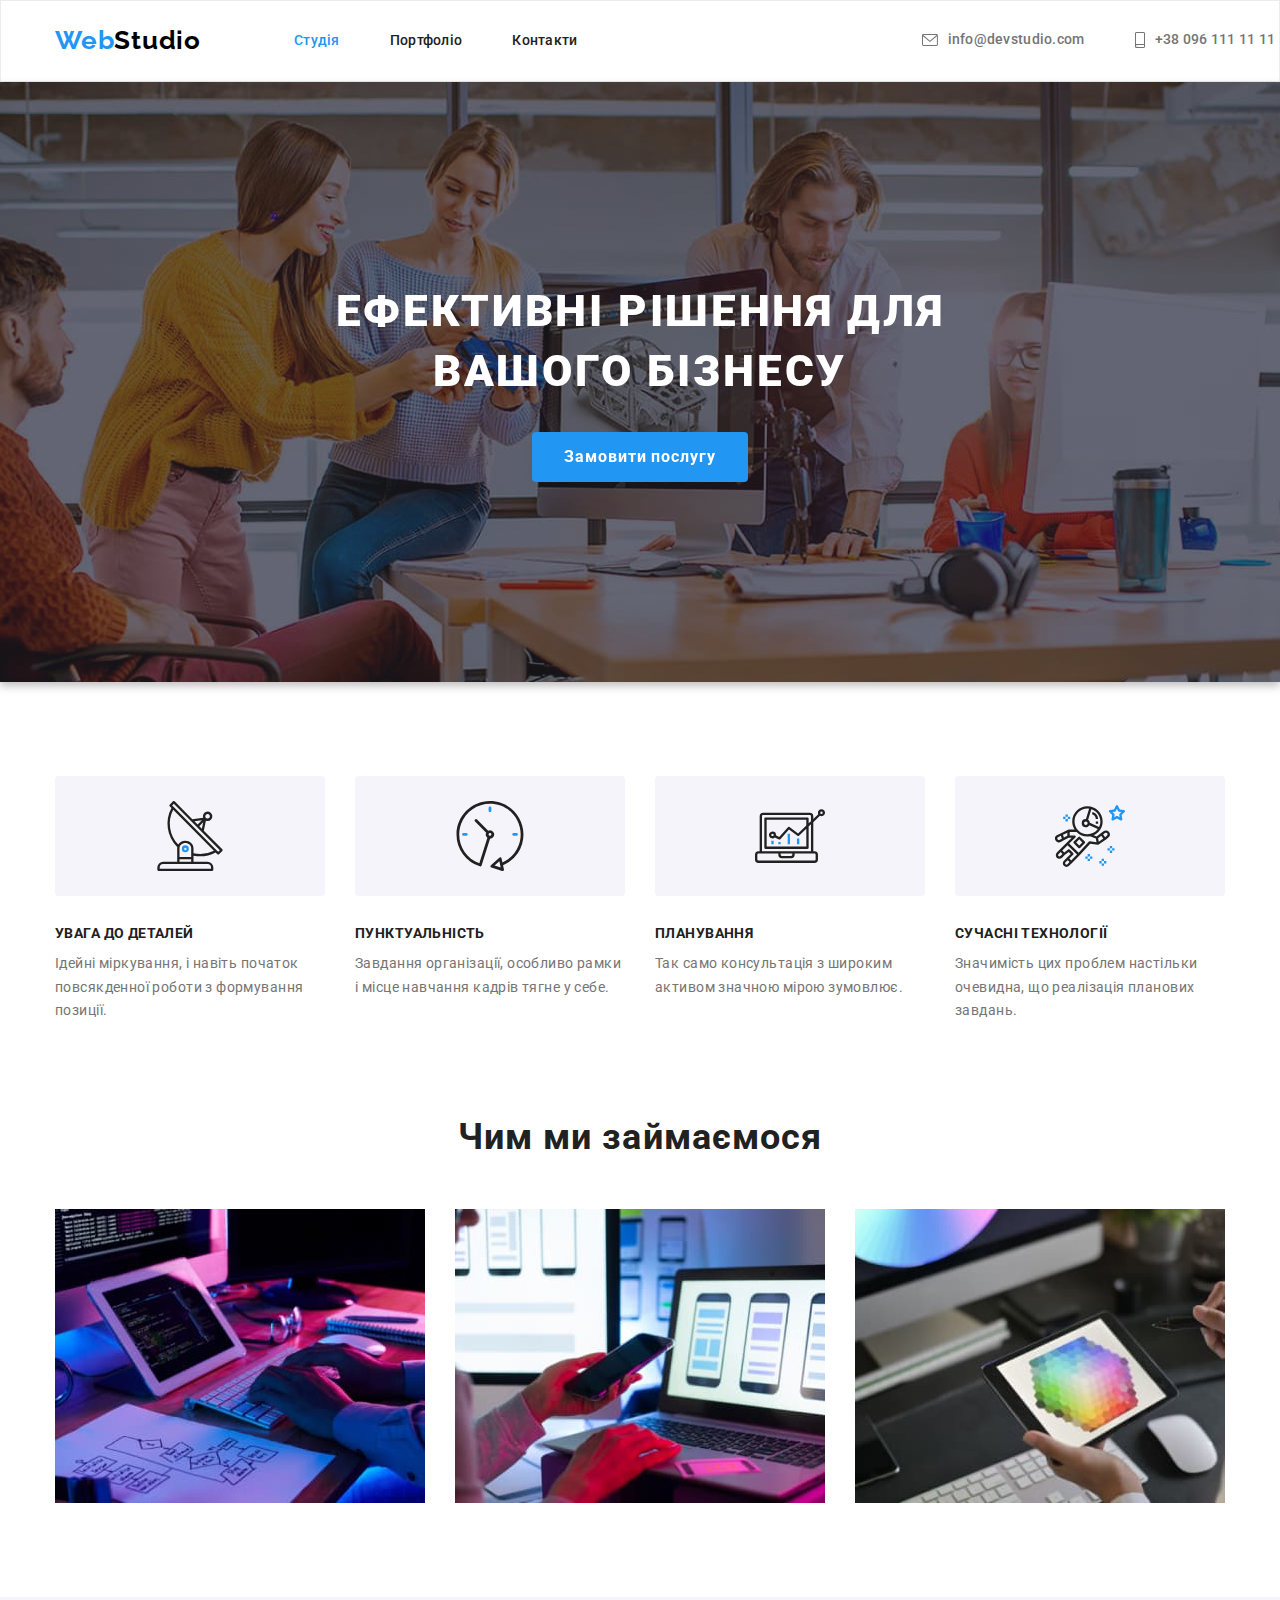
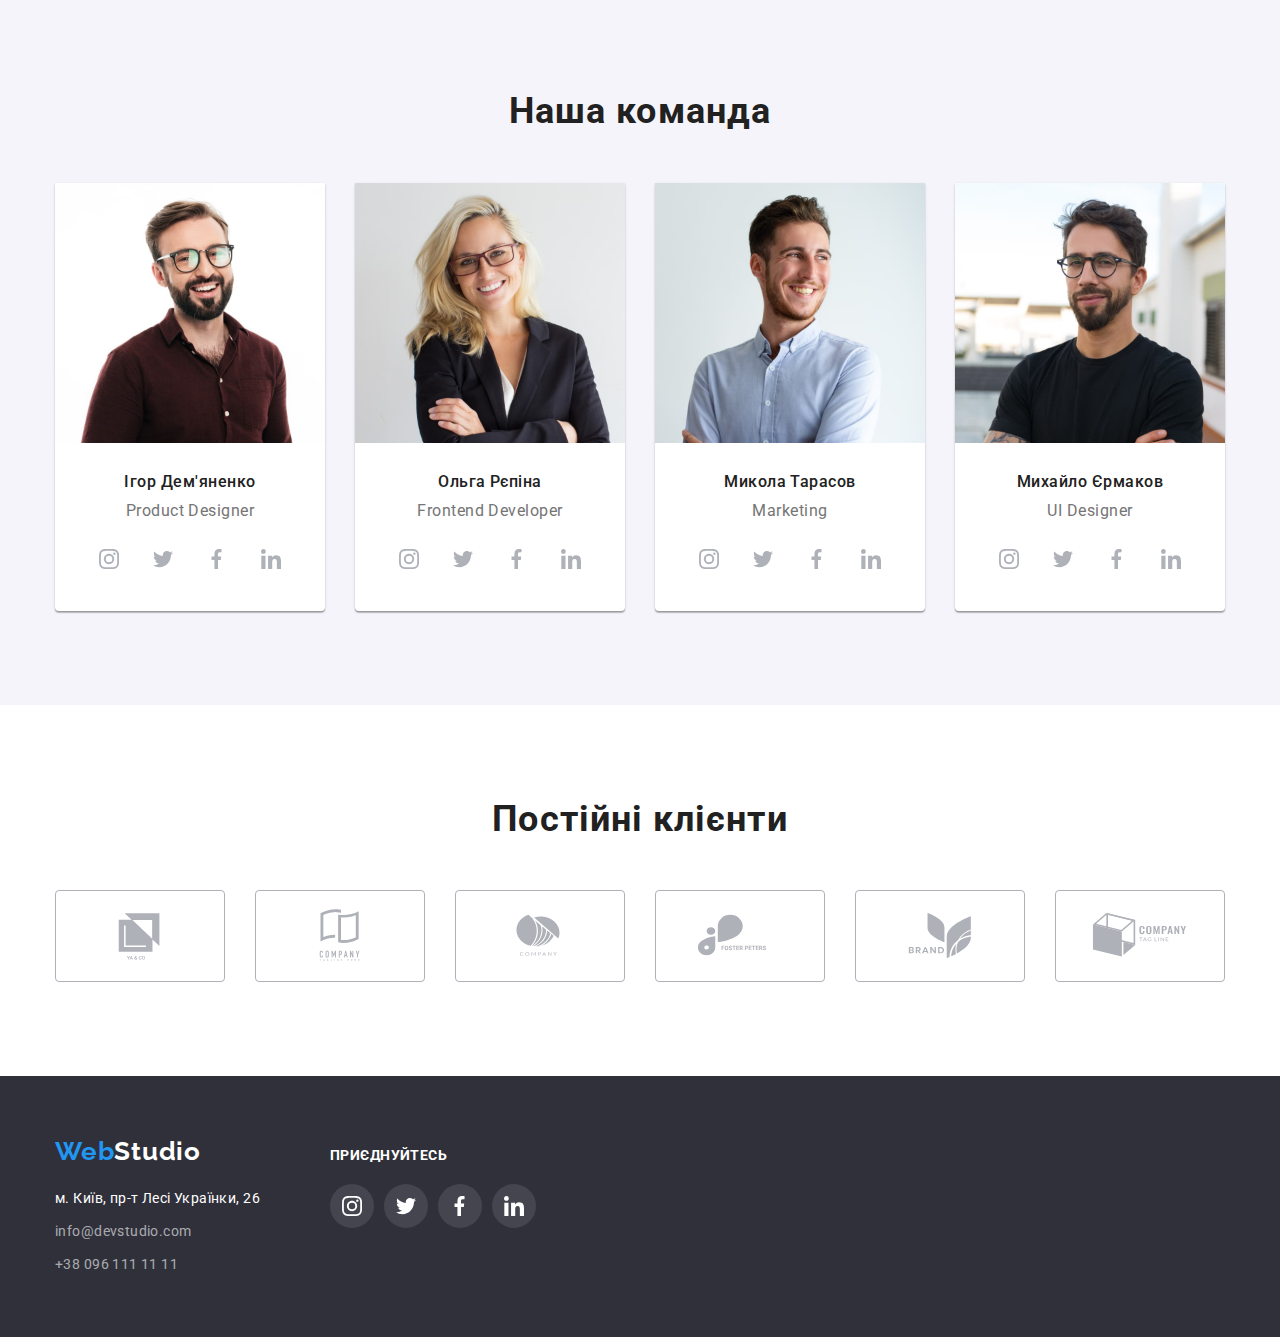
<file: index.html>
<!DOCTYPE html>
<html lang="uk">
  <head>
    <meta charset="UTF-8" />
    <meta http-equiv="X-UA-Compatible" content="IE=edge" />
    <meta name="viewport" content="width=device-width, initial-scale=1.0" />
    <title>Студія</title>
    <link rel="preconnect" href="https://fonts.googleapis.com" />
    <link rel="preconnect" href="https://fonts.gstatic.com" crossorigin />
    <link
      href="https://fonts.googleapis.com/css2?family=Raleway:wght@700&family=Roboto:wght@400;500;700;900&display=swap"
      rel="stylesheet"
    />
    <link
      rel="stylesheet"
      href="https://cdnjs.cloudflare.com/ajax/libs/modern-normalize/1.0.0/modern-normalize.min.css"
    />
    <link rel="stylesheet" href="./css/styles.css" />
  </head>
  <body>
    <!--Шапка-->
    <header class="page-header">
      <!--Логотип-->
      <!--Навігація-->
      <div class="container header">
        <nav class="nav">
          <a href="./index.html" class="logo"
            ><span class="web-logo">Web</span>Studio</a
          >
          <ul class="site-nav">
            <li>
              <a href="./index.html" class="nav-link current">Студія</a>
            </li>
            <li>
              <a href="./portfolio.html" class="nav-link">Портфоліо</a>
            </li>
            <li><a href="" class="nav-link">Контакти</a></li>
          </ul>
        </nav>
        <!--Контакти-->
        <ul class="contacts-nav">
          <!--Посилання на email адресу-->
          <li>
            <a href="mailto:info@devstudio.com" class="contacts-link">
              <svg class="icon-header" width="16px" height="12px">
                <use href="./images/sprite.svg#envelope"></use>
              </svg>
              info@devstudio.com</a
            >
          </li>
          <!--Посилання на номер телефону-->
          <li>
            <a href="tel:+380961111111" class="contacts-link">
              <svg class="icon-header" width="10px" height="16px">
                <use href="./images/sprite.svg#smartphone"></use>
              </svg>
              +38 096 111 11 11</a
            >
          </li>
        </ul>
      </div>
    </header>
    <main class="main">
      <section class="section hero">
        <!--Герой-->
        <div class="container">
          <h1 class="hero-title">ЕФЕКТИВНІ РІШЕННЯ ДЛЯ ВАШОГО БІЗНЕСУ</h1>
          <button
            type="button"
            name="request-our-service"
            class="request-our-service"
          >
            Замовити послугу
          </button>
        </div>
      </section>
      <!--Особливості-->
      <section class="section peculiarities">
        <div class="container">
          <h2 class="visually-hidden">Особливості</h2>
          <ul class="peculiarities-list">
            <li class="peculiarities-item">
              <h3 class="peculiarities-title">УВАГА ДО ДЕТАЛЕЙ</h3>
              <p class="peculiarities-text">
                Ідейні міркування, і навіть початок повсякденної роботи з
                формування позиції.
              </p>
            </li>
            <li class="peculiarities-item">
              <h3 class="peculiarities-title">ПУНКТУАЛЬНІСТЬ</h3>
              <p class="peculiarities-text">
                Завдання організації, особливо рамки і місце навчання кадрів
                тягне у себе.
              </p>
            </li>
            <li class="peculiarities-item">
              <h3 class="peculiarities-title">ПЛАНУВАННЯ</h3>
              <p class="peculiarities-text">
                Так само консультація з широким активом значною мірою зумовлює.
              </p>
            </li>
            <li class="peculiarities-item">
              <h3 class="peculiarities-title">СУЧАСНІ ТЕХНОЛОГІЇ</h3>
              <p class="peculiarities-text">
                Значимість цих проблем настільки очевидна, що реалізація
                планових завдань.
              </p>
            </li>
          </ul>
        </div>
      </section>
      <!--Діяльність-->
      <section class="section activities">
        <div class="container">
          <h2 class="section-title">Чим ми займаємося</h2>
          <ul class="activities-list">
            <li>
              <img
                src="./images/desktop-apps.jpg"
                alt="Десктопні додатки"
                width="370"
                class="activities-photo"
              />
            </li>
            <li>
              <img
                src="./images/mobile-apps.jpg"
                alt="Мобільні додатки"
                width="370"
                class="activities-photo"
              />
            </li>
            <li>
              <img
                src="./images/design-solutions.jpg"
                alt="Дизайнерські рішення"
                width="370"
                class="activities-photo"
              />
            </li>
          </ul>
        </div>
      </section>
      <!--Наша команда-->
      <section class="section our-team">
        <div class="container">
          <h2 class="section-title">Наша команда</h2>
          <ul class="team-list">
            <li class="team-card">
              <img
                src="./images/christopher-walker.jpg"
                alt="Ігор Дем'яненко"
                width="270"
                class="employee-photo"
              />
              <div class="container-teamcard">
                <h3 class="employee-name">Ігор Дем'яненко</h3>
                <p lang="en" class="employee-position">Product Designer</p>
                <ul class="join-employee">
                  <li class="joinus-item">
                    <a href="" class="joinus-link">
                      <svg class="joinus-icon">
                        <use href="./images/sprite.svg#instagram"></use>
                      </svg>
                    </a>
                  </li>
                  <li class="joinus-item">
                    <a href="" class="joinus-link">
                      <svg class="joinus-icon">
                        <use href="./images/sprite.svg#twitter"></use>
                      </svg>
                    </a>
                  </li>
                  <li class="joinus-item">
                    <a href="" class="joinus-link">
                      <svg class="joinus-icon">
                        <use href="./images/sprite.svg#facebook"></use>
                      </svg>
                    </a>
                  </li>
                  <li class="joinus-item">
                    <a href="" class="joinus-link">
                      <svg class="joinus-icon">
                        <use href="./images/sprite.svg#linkedin"></use>
                      </svg>
                    </a>
                  </li>
                </ul>
              </div>
            </li>
            <li class="team-card">
              <img
                src="./images/kylie-evans.jpg"
                alt="Ольга Рєпіна"
                width="270"
                class="employee-photo"
              />
              <div class="container-teamcard">
                <h3 class="employee-name">Ольга Рєпіна</h3>
                <p lang="en" class="employee-position">Frontend Developer</p>
                <ul class="join-employee">
                  <li class="joinus-item">
                    <a href="" class="joinus-link">
                      <svg class="joinus-icon" width="44px" height="44px">
                        <use
                          href="./images/sprite.svg#instagram"
                          width="20"
                          height="20"
                        ></use>
                      </svg>
                    </a>
                  </li>
                  <li class="joinus-item">
                    <a href="" class="joinus-link">
                      <svg class="joinus-icon" width="44" height="44">
                        <use
                          href="./images/sprite.svg#twitter"
                          width="20"
                          height="20"
                        ></use>
                      </svg>
                    </a>
                  </li>
                  <li class="joinus-item">
                    <a href="" class="joinus-link">
                      <svg class="joinus-icon" width="44" height="44">
                        <use
                          href="./images/sprite.svg#facebook"
                          width="20"
                          height="20"
                        ></use>
                      </svg>
                    </a>
                  </li>
                  <li class="joinus-item">
                    <a href="" class="joinus-link">
                      <svg class="joinus-icon" width="44" height="44">
                        <use
                          href="./images/sprite.svg#linkedin"
                          width="20"
                          height="20"
                        ></use>
                      </svg>
                    </a>
                  </li>
                </ul>
              </div>
            </li>
            <li class="team-card">
              <img
                src="./images/ryan-harris.jpg"
                alt="Микола Тарасов"
                width="270"
                class="employee-photo"
              />
              <div class="container-teamcard">
                <h3 class="employee-name">Микола Тарасов</h3>
                <p lang="en" class="employee-position">Marketing</p>
                <ul class="join-employee">
                  <li class="joinus-item">
                    <a href="" class="joinus-link">
                      <svg class="joinus-icon" width="44px" height="44px">
                        <use
                          href="./images/sprite.svg#instagram"
                          width="20"
                          height="20"
                        ></use>
                      </svg>
                    </a>
                  </li>
                  <li class="joinus-item">
                    <a href="" class="joinus-link">
                      <svg class="joinus-icon" width="44" height="44">
                        <use
                          href="./images/sprite.svg#twitter"
                          width="20"
                          height="20"
                        ></use>
                      </svg>
                    </a>
                  </li>
                  <li class="joinus-item">
                    <a href="" class="joinus-link">
                      <svg class="joinus-icon" width="44" height="44">
                        <use
                          href="./images/sprite.svg#facebook"
                          width="20"
                          height="20"
                        ></use>
                      </svg>
                    </a>
                  </li>
                  <li class="joinus-item">
                    <a href="" class="joinus-link">
                      <svg class="joinus-icon" width="44" height="44">
                        <use
                          href="./images/sprite.svg#linkedin"
                          width="20"
                          height="20"
                        ></use>
                      </svg>
                    </a>
                  </li>
                </ul>
              </div>
            </li>
            <li class="team-card">
              <img
                src="./images/tyler-moore.jpg"
                alt="Михайло Єрмаков"
                width="270"
                class="employee-photo"
              />
              <div class="container-teamcard">
                <h3 class="employee-name">Михайло Єрмаков</h3>
                <p lang="en" class="employee-position">UI Designer</p>
                <ul class="join-employee">
                  <li class="joinus-item">
                    <a href="" class="joinus-link">
                      <svg class="joinus-icon" width="44px" height="44px">
                        <use
                          href="./images/sprite.svg#instagram"
                          width="20"
                          height="20"
                        ></use>
                      </svg>
                    </a>
                  </li>
                  <li class="joinus-item">
                    <a href="" class="joinus-link">
                      <svg class="joinus-icon" width="44" height="44">
                        <use
                          href="./images/sprite.svg#twitter"
                          width="20"
                          height="20"
                        ></use>
                      </svg>
                    </a>
                  </li>
                  <li class="joinus-item">
                    <a href="" class="joinus-link">
                      <svg class="joinus-icon" width="44" height="44">
                        <use
                          href="./images/sprite.svg#facebook"
                          width="20"
                          height="20"
                        ></use>
                      </svg>
                    </a>
                  </li>
                  <li class="joinus-item">
                    <a href="" class="joinus-link">
                      <svg class="joinus-icon" width="44" height="44">
                        <use
                          href="./images/sprite.svg#linkedin"
                          width="20"
                          height="20"
                        ></use>
                      </svg>
                    </a>
                  </li>
                </ul>
              </div>
            </li>
          </ul>
        </div>
      </section>
      <!-- Клієнти -->
      <section class="section clients">
        <div class="container">
          <h2 class="section-title">Постійні клієнти</h2>
          <ul class="clients-list">
            <li class="client-item">
              <a href="" class="client-link">
                <svg class="client-icon" width="106" height="60">
                  <use href="./images/sprite.svg#yako"></use>
                </svg>
              </a>
            </li>
            <li class="client-item">
              <a href="" class="client-link">
                <svg class="client-icon" width="106" height="60">
                  <use href="./images/sprite.svg#company"></use>
                </svg>
              </a>
            </li>
            <li class="client-item">
              <a href="" class="client-link">
                <svg class="client-icon" width="106" height="60">
                  <use href="./images/sprite.svg#company-second"></use>
                </svg>
              </a>
            </li>
            <li class="client-item">
              <a href="" class="client-link">
                <svg class="client-icon" width="106" height="60">
                  <use href="./images/sprite.svg#foster-peters"></use>
                </svg>
              </a>
            </li>
            <li class="client-item">
              <a href="" class="client-link">
                <svg class="client-icon" width="106" height="60">
                  <use href="./images/sprite.svg#brand"></use>
                </svg>
              </a>
            </li>
            <li class="client-item">
              <a href="" class="client-link">
                <svg class="client-icon" width="106" height="60">
                  <use href="./images/sprite.svg#company-third"></use>
                </svg>
              </a>
            </li>
          </ul>
        </div>
      </section>
    </main>
    <footer class="footer">
      <div class="container container-footer">
        <div class="logo-adress">
          <a href="./index.html" lang="en" class="footer-logo"
            ><span class="web-logo">Web</span>Studio</a
          >
          <address>
            <!--Адреса-->
            <ul class="footer-list">
              <li>
                <a
                  href="https://www.google.com/maps/place/%D0%B1%D1%83%D0%BB.+%D0%9B%D0%B5%D1%81%D0%B8+%D0%A3%D0%BA%D1%80%D0%B0%D0%B8%D0%BD%D0%BA%D0%B8,+26,+%D0%9A%D0%B8%D0%B5%D0%B2,+02000/@50.4265411,30.5382865,18.82z/data=!4m5!3m4!1s0x40d4cf0e033ecbe9:0x57a4dffefec77da0!8m2!3d50.4265807!4d30.5383858"
                  target="_blank"
                  rel="noopener noreferrer nofollow"
                  class="footer-adress"
                  >м. Київ, пр-т Лесі Українки, 26</a
                >
              </li>
              <!--Посилання на email адресу-->
              <li>
                <a href="mailto:info@devstudio.com" class="footer-contacts mail"
                  >info@devstudio.com</a
                >
              </li>
              <!--Посилання на номер телефону-->
              <li>
                <a href="tel:+380961111111" class="footer-contacts tel"
                  >+38 096 111 11 11</a
                >
              </li>
            </ul>
          </address>
        </div>
        <div class="joinus">
          <h3 class="joinus-title">ПРИЄДНУЙТЕСЬ</h3>
          <ul class="joinus-list">
            <li class="joinus-item">
              <a href="" class="joinus-link-footer">
                <svg class="joinus-icon">
                  <use
                    href="./images/sprite.svg#instagram"
                    width="20"
                    height="20"
                  ></use>
                </svg>
              </a>
            </li>
            <li class="joinus-item">
              <a href="" class="joinus-link-footer">
                <svg class="joinus-icon">
                  <use href="./images/sprite.svg#twitter"></use>
                </svg>
              </a>
            </li>
            <li class="joinus-item">
              <a href="" class="joinus-link-footer">
                <svg class="joinus-icon">
                  <use href="./images/sprite.svg#facebook"></use>
                </svg>
              </a>
            </li>
            <li class="joinus-item">
              <a href="" class="joinus-link-footer">
                <svg class="joinus-icon">
                  <use href="./images/sprite.svg#linkedin"></use>
                </svg>
              </a>
            </li>
          </ul>
        </div>
      </div>
    </footer>
  </body>
</html>
</file>
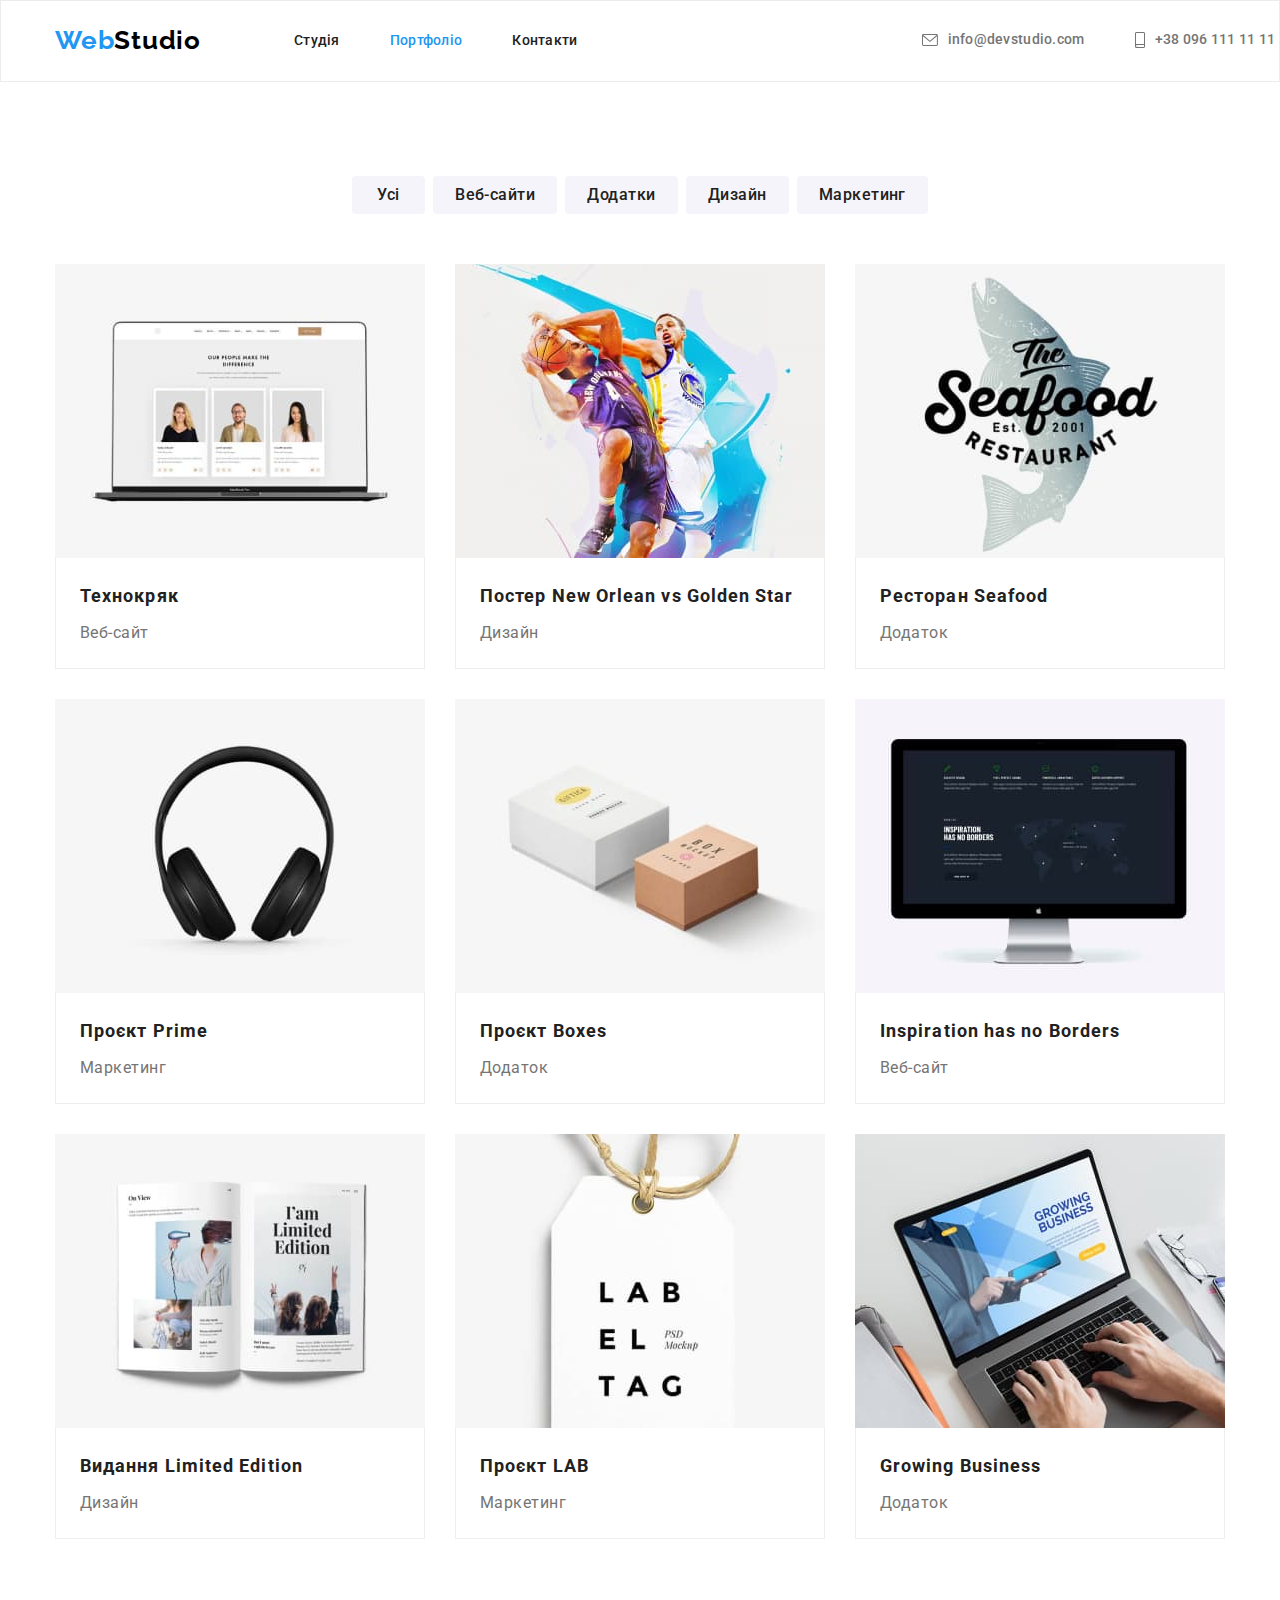
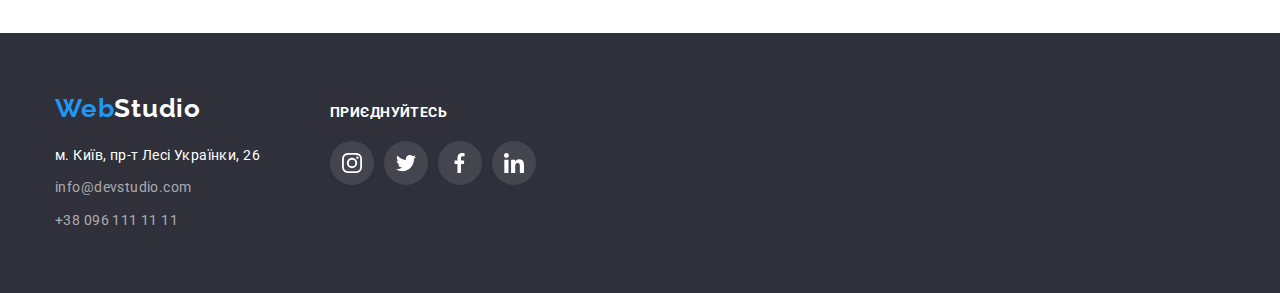
<file: portfolio.html>
<!DOCTYPE html>
<html lang="uk">
  <head>
    <meta charset="UTF-8" />
    <meta http-equiv="X-UA-Compatible" content="IE=edge" />
    <meta name="viewport" content="width=device-width, initial-scale=1.0" />
    <title>Студія</title>
    <link rel="preconnect" href="https://fonts.googleapis.com" />
    <link rel="preconnect" href="https://fonts.gstatic.com" crossorigin />
    <link
      href="https://fonts.googleapis.com/css2?family=Raleway:wght@700&family=Roboto:wght@400;500;700;900&display=swap"
      rel="stylesheet"
    />
    <link
      rel="stylesheet"
      href="https://cdnjs.cloudflare.com/ajax/libs/modern-normalize/1.0.0/modern-normalize.min.css"
    />
    <link rel="stylesheet" href="./css/styles.css" />
  </head>
  <body>
    <!--Шапка-->
    <header class="page-header">
      <!--Логотип-->
      <!--Навігація-->
      <div class="container header">
        <nav class="nav">
          <a href="./index.html" class="logo"
            ><span class="web-logo">Web</span>Studio</a
          >
          <ul class="site-nav">
            <li>
              <a href="./index.html" class="nav-link">Студія</a>
            </li>
            <li>
              <a href="./portfolio.html" class="nav-link current">Портфоліо</a>
            </li>
            <li><a href="" class="nav-link">Контакти</a></li>
          </ul>
        </nav>
        <!--Контакти-->
        <ul class="contacts-nav">
          <!--Посилання на email адресу-->
          <li>
            <a href="mailto:info@devstudio.com" class="contacts-link">
              <svg class="icon-header" width="16px" height="12px">
                <use href="./images/sprite.svg#envelope"></use>
              </svg>
              info@devstudio.com</a
            >
          </li>
          <!--Посилання на номер телефону-->
          <li>
            <a href="tel:+380961111111" class="contacts-link">
              <svg class="icon-header" width="10px" height="16px">
                <use href="./images/sprite.svg#smartphone"></use>
              </svg>
              +38 096 111 11 11</a
            >
          </li>
        </ul>
      </div>
    </header>
    <!-- Мейн-головна частина -->
    <main>
      <!--Фільтри-->
      <section class="section portfolio">
        <div class="container">
          <h1 class="visually-hidden">Фільтри</h1>
          <ul class="filters-list">
            <li>
              <button type="button" name="Усі" class="button-filters">
                Усі
              </button>
            </li>
            <li>
              <button type="button" name="Веб-сайти" class="button-filters">
                Веб-сайти
              </button>
            </li>
            <li>
              <button type="button" name="Додатки" class="button-filters">
                Додатки
              </button>
            </li>
            <li>
              <button type="button" name="Дизайн" class="button-filters">
                Дизайн
              </button>
            </li>
            <li>
              <button type="button" name="Маркетинг" class="button-filters">
                Маркетинг
              </button>
            </li>
          </ul>
          <!--Проекты-->
          <ul class="projects-list">
            <li class="products-card">
              <a href="" class="product-link">
                <img
                  src="./images/technoduck.jpg"
                  alt="Технокряк"
                  width="370"
                  class="product-photo"
                />
                <div class="products">
                  <h3 class="product-name">Технокряк</h3>
                  <p class="product-text">Веб-сайт</p>
                </div>
              </a>
            </li>
            <li class="products-card">
              <a href="" class="product-link">
                <img
                  src="./images/poster-new-orlean-vs-golden-star.jpg"
                  alt="Постер"
                  width="370"
                  class="product-photo"
                />
                <div class="products">
                  <h3 class="product-name">
                    Постер <span lang="en">New Orlean vs Golden Star</span>
                  </h3>
                  <p class="product-text">Дизайн</p>
                </div>
              </a>
            </li>
            <li class="products-card">
              <a href="" class="product-link">
                <img
                  src="./images/seafood-restaurant.jpg"
                  alt="Ресторан"
                  width="370"
                  class="product-photo"
                />
                <div class="products">
                  <h3 class="product-name">
                    Ресторан <span lang="en">Seafood</span>
                  </h3>
                  <p class="product-text">Додаток</p>
                </div>
              </a>
            </li>
            <li class="products-card">
              <a href="" class="product-link">
                <img
                  src="./images/project-prime.jpg"
                  alt="Проєкт Прайм"
                  width="370"
                  class="product-photo"
                />
                <div class="products">
                  <h3 class="product-name">
                    Проєкт <span lang="en">Prime</span>
                  </h3>
                  <p class="product-text">Маркетинг</p>
                </div>
              </a>
            </li>
            <li class="products-card">
              <a href="" class="product-link">
                <img
                  src="./images/project-boxes.jpg"
                  alt="Проєкт Боксес"
                  width="370"
                  class="product-photo"
                />
                <div class="products">
                  <h3 class="product-name">
                    Проєкт <span lang="en">Boxes</span>
                  </h3>
                  <p class="product-text">Додаток</p>
                </div>
              </a>
            </li>
            <li class="products-card">
              <a href="" class="product-link">
                <img
                  src="./images/inspiration-has-no-borders.jpg"
                  alt="Натхнення не має кордонів"
                  width="370"
                  class="product-photo"
                />
                <div class="products">
                  <h3 class="product-name" lang="en">
                    Inspiration has no Borders
                  </h3>
                  <p class="product-text">Веб-сайт</p>
                </div>
              </a>
            </li>
            <li class="products-card">
              <a href="" class="product-link">
                <img
                  src="./images/limited-edition.jpg"
                  alt="Видання"
                  width="370"
                  class="product-photo"
                />
                <div class="products">
                  <h3 class="product-name">
                    Видання <span lang="en">Limited Edition</span>
                  </h3>
                  <p class="product-text">Дизайн</p>
                </div>
              </a>
            </li>
            <li class="products-card">
              <a href="" class="product-link">
                <img
                  src="./images/project-lab.jpg"
                  alt="Проєкт ЛАБ"
                  width="370"
                  class="product-photo"
                />
                <div class="products">
                  <h3 class="product-name">
                    Проєкт <span lang="en">LAB</span>
                  </h3>
                  <p class="product-text">Маркетинг</p>
                </div>
              </a>
            </li>
            <li class="products-card">
              <a href="" class="product-link">
                <img
                  src="./images/growing-business.jpg"
                  alt="Зростаючий Бізнес"
                  width="370"
                  class="product-photo"
                />
                <div class="products">
                  <h3 class="product-name" lang="en">Growing Business</h3>
                  <p class="product-text">Додаток</p>
                </div>
              </a>
            </li>
          </ul>
        </div>
      </section>
    </main>
    <footer class="footer">
      <div class="container container-footer">
        <div class="logo-adress">
          <a href="./index.html" lang="en" class="footer-logo"
            ><span class="web-logo">Web</span>Studio</a
          >
          <address>
            <!--Адреса-->
            <ul class="footer-list">
              <li>
                <a
                  href="https://www.google.com/maps/place/%D0%B1%D1%83%D0%BB.+%D0%9B%D0%B5%D1%81%D0%B8+%D0%A3%D0%BA%D1%80%D0%B0%D0%B8%D0%BD%D0%BA%D0%B8,+26,+%D0%9A%D0%B8%D0%B5%D0%B2,+02000/@50.4265411,30.5382865,18.82z/data=!4m5!3m4!1s0x40d4cf0e033ecbe9:0x57a4dffefec77da0!8m2!3d50.4265807!4d30.5383858"
                  target="_blank"
                  rel="noopener noreferrer nofollow"
                  class="footer-adress"
                  >м. Київ, пр-т Лесі Українки, 26</a
                >
              </li>
              <!--Посилання на email адресу-->
              <li>
                <a href="mailto:info@devstudio.com" class="footer-contacts mail"
                  >info@devstudio.com</a
                >
              </li>
              <!--Посилання на номер телефону-->
              <li>
                <a href="tel:+380961111111" class="footer-contacts tel"
                  >+38 096 111 11 11</a
                >
              </li>
            </ul>
          </address>
        </div>
        <div class="joinus">
          <h3 class="joinus-title">ПРИЄДНУЙТЕСЬ</h3>
          <ul class="joinus-list">
            <li class="joinus-item">
              <a href="" class="joinus-link-footer">
                <svg class="joinus-icon">
                  <use
                    href="./images/sprite.svg#instagram"
                    width="20"
                    height="20"
                  ></use>
                </svg>
              </a>
            </li>
            <li class="joinus-item">
              <a href="" class="joinus-link-footer">
                <svg class="joinus-icon">
                  <use href="./images/sprite.svg#twitter"></use>
                </svg>
              </a>
            </li>
            <li class="joinus-item">
              <a href="" class="joinus-link-footer">
                <svg class="joinus-icon">
                  <use href="./images/sprite.svg#facebook"></use>
                </svg>
              </a>
            </li>
            <li class="joinus-item">
              <a href="" class="joinus-link-footer">
                <svg class="joinus-icon">
                  <use href="./images/sprite.svg#linkedin"></use>
                </svg>
              </a>
            </li>
          </ul>
        </div>
      </div>
    </footer>
  </body>
</html>
</file>
<file: css/styles.css>
:root {
  --title-color: #212121;
  --text-color: #757575;
  --hover-link-color: #2196f3;
  --button-text-color: #ffffff;
  --logo-color-blue: #2196f3;
  --logo-color-black: #000000;
  --logo-color-white: #ffffff;
  --hero-title-color: #ffffff;
  --background-color: #ffffff;
  --background-color-footer: #2f303a;
  --background-color-hero: #2f303a;
  --background-color-button: #2196f3;
  --team-card-color: #ffffff;
  --footer-contacts-color: rgba(255, 255, 255, 0.6);
  --section-block-grey: #f5f4fa;
  --products-card-bcg: #eeeeee;
  --circle-footer-color: rgba(255, 255, 255, 0.1);
  --icon-color: #afb1b8;
  --icon-background-footer: rgba(255, 255, 255, 0.1);
}

body {
  background-color: var(--background-color);
  font-family: "Roboto", "Raleway", "sans-serif";
  color: var(--title-color);
  font-size: 14px;
}

img {
  display: block;
}

ul {
  list-style: none;
}

svg {
  display: block;
}

/* Логотип */

.logo {
  font-family: "Raleway";
  font-weight: 700;
  font-size: 26px;
  line-height: 1.19;
  letter-spacing: 0.03em;
  color: var(--logo-color-black);
  text-decoration: none;
}

.web-logo {
  color: var(--logo-color-blue);
}

/* Навігація */

.page-header {
  padding-top: 24px;
  padding-bottom: 25px;
  border: 1px solid #ececec;
}

.nav {
  display: flex;
  align-items: center;
  gap: 93px;
}

.site-nav {
  margin: 0;
  display: flex;
  gap: 50px;
  padding: 0;
}

.nav-link {
  text-decoration: none;
  font-weight: 500;
  line-height: 1.14;
  letter-spacing: 0.02em;
  color: var(--title-color);
}

.nav-link.current {
  text-decoration: none;
  font-weight: 500;
  font-size: 14px;
  line-height: 1.14;
  letter-spacing: 0.02em;
  color: var(--hover-link-color);
}

.nav-link:hover,
.nav-link:focus {
  color: var(--hover-link-color);
}

/* Контакти в навігації */

.contacts-nav {
  margin: 0;
  padding: 0;

  display: flex;
  align-items: center;
  gap: 50px;
}

.contacts-link {
  text-decoration: none;
  font-weight: 500;
  line-height: 1.14;
  letter-spacing: 0.02em;
  color: var(--text-color);
  display: flex;
  align-items: center;
  white-space: nowrap;
}

.contacts-link:hover,
.contacts-link:focus {
  color: var(--hover-link-color);
  fill: var(--hover-link-color);
}

.container.header {
  margin-right: auto;
  margin-left: auto;
  width: 1200px;

  display: flex;
  justify-content: space-between;
  gap: 344px;
}

.icon-header {
  fill: currentColor;
  margin: 0 10px 0 0;
}

.section {
  padding: 94px 0;
}

.section-title {
  font-size: 36px;
  line-height: 1.16;
  text-align: center;
  letter-spacing: 0.03em;
  margin-top: 0;
  margin-bottom: 50px;
}

/* Контейнер */

.container {
  margin: 0 auto;
  width: 1200px;
  padding: 0 15px;
}

/* Герой */

.hero {
  background-color: var(--background-color-hero);
  text-align: center;
  padding: 200px 0;

  margin-left: auto;
  margin-right: auto;
  height: 600px;
  max-width: 1600px;
  background-image: linear-gradient(
      to right,
      rgba(47, 48, 58, 0.4),
      rgba(47, 48, 58, 0.4)
    ),
    url(../images/hero-photo.jpg);
  background-size: cover;
  background-repeat: no-repeat;
  background-position: center;
  filter: drop-shadow(0px 4px 4px rgba(0, 0, 0, 0.25));
}

.hero-title {
  font-weight: 900;
  font-size: 44px;
  line-height: 1.36;
  text-align: center;
  letter-spacing: 0.06em;
  text-transform: uppercase;
  color: var(--hero-title-color);
  margin-bottom: 30px;
  width: 696px;
  margin-top: 0;
  margin-left: auto;
  margin-right: auto;
}

.container.hero-title {
  margin: 0 auto;
}

/* Кнопка у герої */

.request-our-service {
  font-family: inherit;
  font-weight: 700;
  font-size: 16px;
  line-height: 1.88;
  display: flex;
  align-items: center;
  text-align: center;
  letter-spacing: 0.06em;

  background-color: var(--background-color-button);
  color: var(--button-text-color);

  cursor: pointer;
  border-radius: 4px;
  border: none;
  padding: 10px 32px;
  min-width: 216px;
  display: inline-block;
}

/* Особливості */

.peculiarities-list {
  margin: 0;
  padding: 0;

  display: flex;
  gap: 30px;
}

.peculiarities-item {
  display: inline;
}

.peculiarities-item::before {
  display: block;
  content: "";
  height: 120px;
  background-size: 70px;
  background-repeat: no-repeat;
  background-position: center;
  background-color: var(--section-block-grey);
  margin-bottom: 30px;
  border-radius: 4px;
}

.peculiarities-item:nth-child(1)::before {
  background-image: url(../images/antenna.svg);
}

.peculiarities-item:nth-child(2)::before {
  background-image: url(../images/clock.svg);
}

.peculiarities-item:nth-child(3)::before {
  background-image: url(../images/diagram.svg);
}

.peculiarities-item:nth-child(4)::before {
  background-image: url(../images/astronaut.svg);
}

.peculiarities-title {
  font-size: 14px;
  line-height: 1.14;
  letter-spacing: 0.03em;
  text-transform: uppercase;

  margin-top: 0;
  margin-bottom: 10px;
}

.peculiarities-text {
  font-size: 14px;
  line-height: 1.7;
  letter-spacing: 0.03em;
  color: var(--text-color);

  margin: 0;
  width: 270px;
}

/* Діяльність */

.section.activities {
  padding-top: 0;
}

.container.activities {
  margin-right: auto;
  margin-left: auto;
  width: 1200px;
}

.activities-list {
  margin: 0;
  padding: 0;

  display: flex;
  gap: 30px;
}

/* Команда */

.our-team {
  background-color: var(--section-block-grey);
}

.team-list {
  margin: 0;
  padding: 0;

  display: flex;
  gap: 30px;
}

.team-card {
  background: var(--team-card-color);
  box-shadow: 0px 1px 3px rgba(0, 0, 0, 0.12), 0px 1px 1px rgba(0, 0, 0, 0.14),
    0px 2px 1px rgba(0, 0, 0, 0.2);
  border-radius: 0px 0px 4px 4px;
}

.employee-name {
  font-weight: 500;
  font-size: 16px;
  line-height: 1.18;
  text-align: center;
  letter-spacing: 0.03em;

  margin-top: 0;
  margin-bottom: 10px;
}

.employee-position {
  font-size: 16px;
  line-height: 1.18;
  text-align: center;
  letter-spacing: 0.03em;
  color: var(--text-color);

  margin: 0 0 16px;
  padding: 0;
}

.container-teamcard {
  padding: 30px 0;
}

.join-employee {
  display: flex;
  justify-content: center;
  gap: 10px;
  padding: 0;
}

.joinus-list {
  display: flex;
  gap: 10px;
  align-items: center;
  justify-content: center;
  padding: 0;
  margin: 0;
}

.joinus-item {
  display: flex;
  align-items: center;
  justify-content: center;
}

.joinus-link {
  display: flex;
  justify-content: center;
  align-items: center;
  width: 44px;
  height: 44px;
  border-radius: 50%;
  background-color: var(--team-card-color);
  fill: var(--icon-color);
}

.joinus-link:hover,
.joinus-link:focus {
  color: var(--team-card-color);
  background-color: var(--hover-link-color);
  border: none;
  fill: var(--team-card-color);
}

.joinus-icon {
  width: 20px;
  height: 20px;
}

/* Клієнти */

.clients-list {
  margin: 0;
  padding: 0;

  display: flex;
  gap: 30px;
}

.client-link {
  border: #afb1b8 solid 1px;
  border-radius: 4px;
  width: 170px;
  height: 92px;
  display: flex;
  align-items: center;
  justify-content: center;
  fill: var(--icon-color);
}

.client-link:hover,
.client-link:focus {
  fill: var(--hover-link-color);
  border: var(--hover-link-color) solid 1px;
}

/* Портфоліо */

.filters-list {
  margin: 0 0 50px;
  padding: 0;

  display: flex;
  justify-content: center;
  gap: 8px;
}

.projects-list {
  margin: 0;
  padding: 0;

  display: flex;
  flex-wrap: wrap;
  gap: 30px;
}

/* Кнопки портфоліо */

.button-filters {
  font-family: inherit;
  font-weight: 500;
  font-size: 16px;
  line-height: 1.6;
  text-align: center;
  letter-spacing: 0.03em;
  color: var(--title-color);
  background-color: #f5f4fa;
  cursor: pointer;
  border-radius: 4px;
  border: none;
  min-width: 73px;
  height: 38px;
  gap: 8px;
  padding: 6px 22px;
}

.button-filters:hover,
.button-filters:focus {
  font-family: inherit;
  color: var(--button-text-color);
  background-color: var(--background-color-button);
}

/* Продукти */

.products-card {
  background-color: var(--background-color);
  flex-basis: calc((100% - 60px) / 3);
}

.product-name {
  font-size: 18px;
  line-height: 2;
  letter-spacing: 0.06em;
  color: var(--title-color);
  margin-top: 0;
  margin-bottom: 4px;
}

.product-text {
  font-size: 16px;
  line-height: 1.87;
  letter-spacing: 0.03em;
  color: var(--text-color);
  margin: 0;
  padding: 0;
}

.product-link {
  text-decoration: none;
  display: block;
}

.product-link:hover,
.product-link:focus {
  box-shadow: 0px 1px 1px rgba(0, 0, 0, 0.12), 0px 4px 4px rgba(0, 0, 0, 0.06), 1px 4px 6px rgba(0, 0, 0, 0.16);
}

.products {
  margin: 0;
  padding: 20px 24px;
  border-top: none;
  
  border-bottom: 1px solid #eeeeee;
  border-left: 1px solid #eeeeee;
  border-right: 1px solid #eeeeee;
}

/* Футер */

.footer {
  background-color: var(--background-color-footer);
  padding: 60px 0;
}

.footer > .container {
  display: flex;
  gap: 70px;
}

/* Логотип у футері */

.footer-logo {
  font-family: "Raleway";
  font-weight: 700;
  font-size: 26px;
  line-height: 1.19;
  letter-spacing: 0.03em;
  color: var(--logo-color-white);
  text-decoration: none;

  margin: 0;
  padding: 0;
}

/* Адреса та контакти */

.container-footer {
  display: flex;
  align-items: baseline;
}

.footer-list {
  margin-top: 20px;
  margin-bottom: 0;
  padding: 0;
}

.footer-list li {
  margin-bottom: 9px;
}

.footer-list li:last-child {
  margin: 0;
}

/* Адреса у футері */

.footer-adress {
  font-style: normal;
  line-height: 1.7;
  letter-spacing: 0.03em;
  color: var(--background-color);
  text-decoration: none;
}

/* Контакти у футері */

.footer-contacts {
  font-style: normal;
  line-height: 1.7;
  letter-spacing: 0.03em;
  color: var(--footer-contacts-color);
  text-decoration: none;
}

.footer-contacts:hover,
.footer-contacts:focus {
  color: var(--hover-link-color);
}

.joinus-title {
  margin: 0 0 20px;
  width: 116px;
  height: 16px;
  font-weight: 700;
  font-size: 14px;
  line-height: 1.14;
  color: var(--background-color);
  letter-spacing: 0.03em;
  vertical-align: Top;
}

.joinus-link-footer {
  display: flex;
  justify-content: center;
  align-items: center;
  width: 44px;
  height: 44px;
  border-radius: 50%;
  background-color: var(--icon-background-footer);
  fill: var(--button-text-color);
}

.joinus-link-footer:hover,
.joinus-link-footer:focus {
  background-color: var(--hover-link-color);
  border: none;
  fill: var(--team-card-color);
}

/* Приховування елементів */

.visually-hidden {
  position: absolute;
  white-space: nowrap;
  width: 1px;
  height: 1px;
  overflow: hidden;
  border: 0;
  padding: 0;
  clip: rect(0 0 0 0);
  clip-path: inset(50%);
  margin: -1px;
}
</file>
